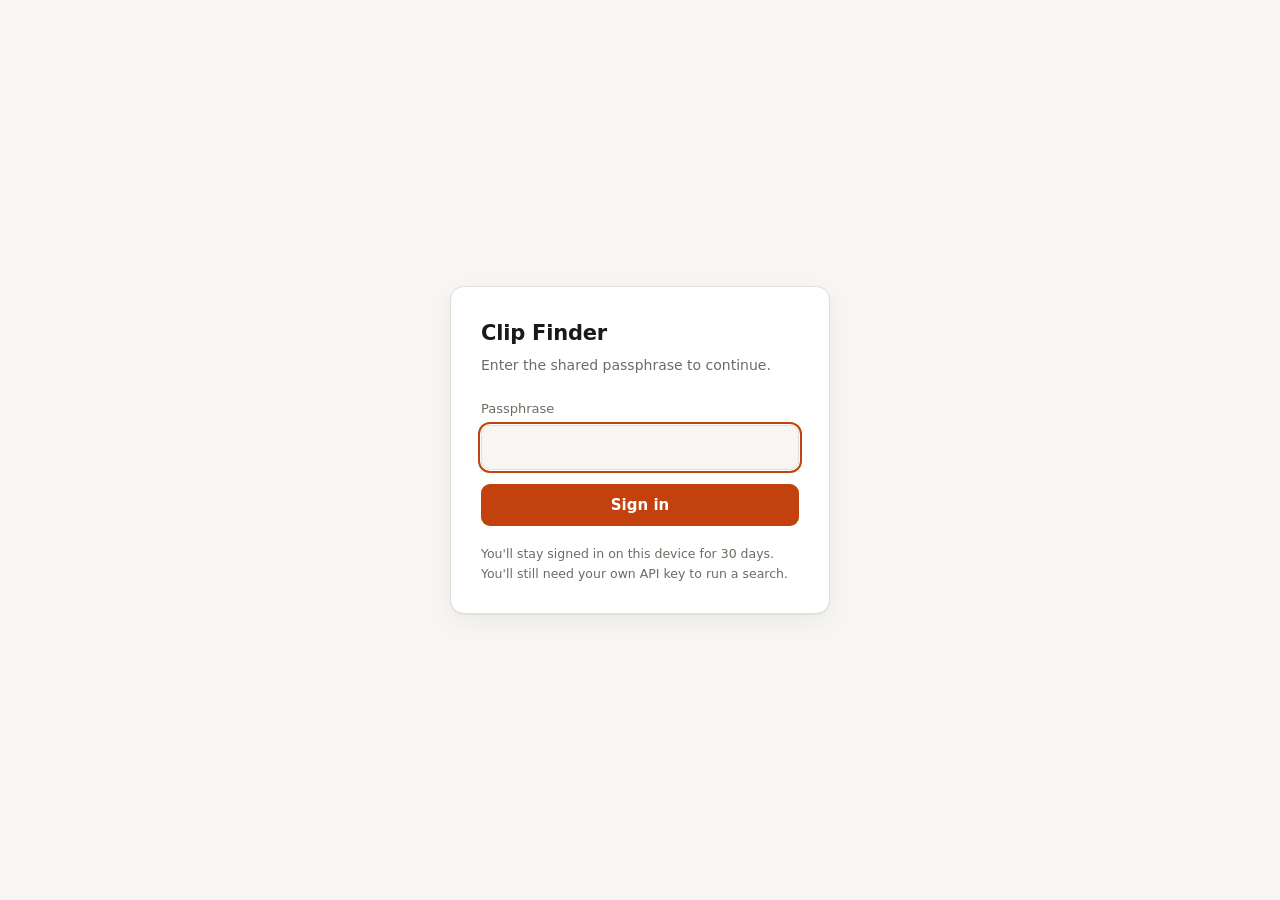
<file: clip-finder/web/login.html>
<!doctype html>
<html lang="en">
<head>
<meta charset="utf-8">
<meta name="viewport" content="width=device-width, initial-scale=1">
<title>Clip Finder</title>
<style>
  :root {
    --bg: #f7f6f3; --panel: #fff; --ink: #1b1a17; --muted: #6f6b63;
    --line: #e3e0d9; --accent: #c2410c; --bad: #b91c1c;
    --shadow: 0 1px 2px rgba(0,0,0,.06), 0 8px 24px rgba(0,0,0,.05);
  }
  @media (prefers-color-scheme: dark) {
    :root {
      --bg: #17161a; --panel: #201f24; --ink: #ece9e3; --muted: #9a948c;
      --line: #322f38; --accent: #fb923c; --bad: #f87171;
      --shadow: 0 1px 2px rgba(0,0,0,.4), 0 8px 24px rgba(0,0,0,.3);
    }
  }
  * { box-sizing: border-box; }
  body {
    margin: 0; min-height: 100vh; display: grid; place-items: center;
    background: var(--bg); color: var(--ink); padding: 24px;
    font: 15px/1.55 ui-sans-serif, -apple-system, "Segoe UI", system-ui, sans-serif;
  }
  .box {
    width: 100%; max-width: 380px; background: var(--panel);
    border: 1px solid var(--line); border-radius: 14px; padding: 30px;
    box-shadow: var(--shadow);
  }
  h1 { font-size: 21px; margin: 0 0 6px; letter-spacing: -.01em; }
  p.sub { color: var(--muted); font-size: 14px; margin: 0 0 22px; }
  label { display: block; font-size: 13px; color: var(--muted); margin-bottom: 6px; }
  input {
    width: 100%; padding: 12px 14px; font-size: 16px; font-family: inherit;
    color: var(--ink); background: var(--bg);
    border: 1px solid var(--line); border-radius: 9px;
  }
  input:focus-visible { outline: 2px solid var(--accent); outline-offset: 1px; }
  button {
    width: 100%; margin-top: 14px; padding: 12px; font-size: 15px; font-weight: 600;
    font-family: inherit; color: #fff; background: var(--accent);
    border: 0; border-radius: 9px; cursor: pointer;
  }
  button:focus-visible { outline: 2px solid var(--ink); outline-offset: 2px; }
  .msg {
    margin: 0 0 16px; padding: 10px 12px; border-radius: 8px; font-size: 13.5px;
    color: var(--bad); border: 1px solid currentColor;
  }
  .msg:empty { display: none; }
  .foot { margin: 18px 0 0; font-size: 12.5px; color: var(--muted); }
</style>
</head>
<body>
  <div class="box">
    <h1>Clip Finder</h1>
    <p class="sub">Enter the shared passphrase to continue.</p>
    <div class="msg"><!--MSG--></div>
    <form method="POST" action="/login">
      <label for="p">Passphrase</label>
      <input type="password" id="p" name="passphrase" autocomplete="current-password"
             autofocus required>
      <button type="submit">Sign in</button>
    </form>
    <p class="foot">You'll stay signed in on this device for 30 days.
      You'll still need your own API key to run a search.</p>
  </div>
</body>
</html>
</file>
